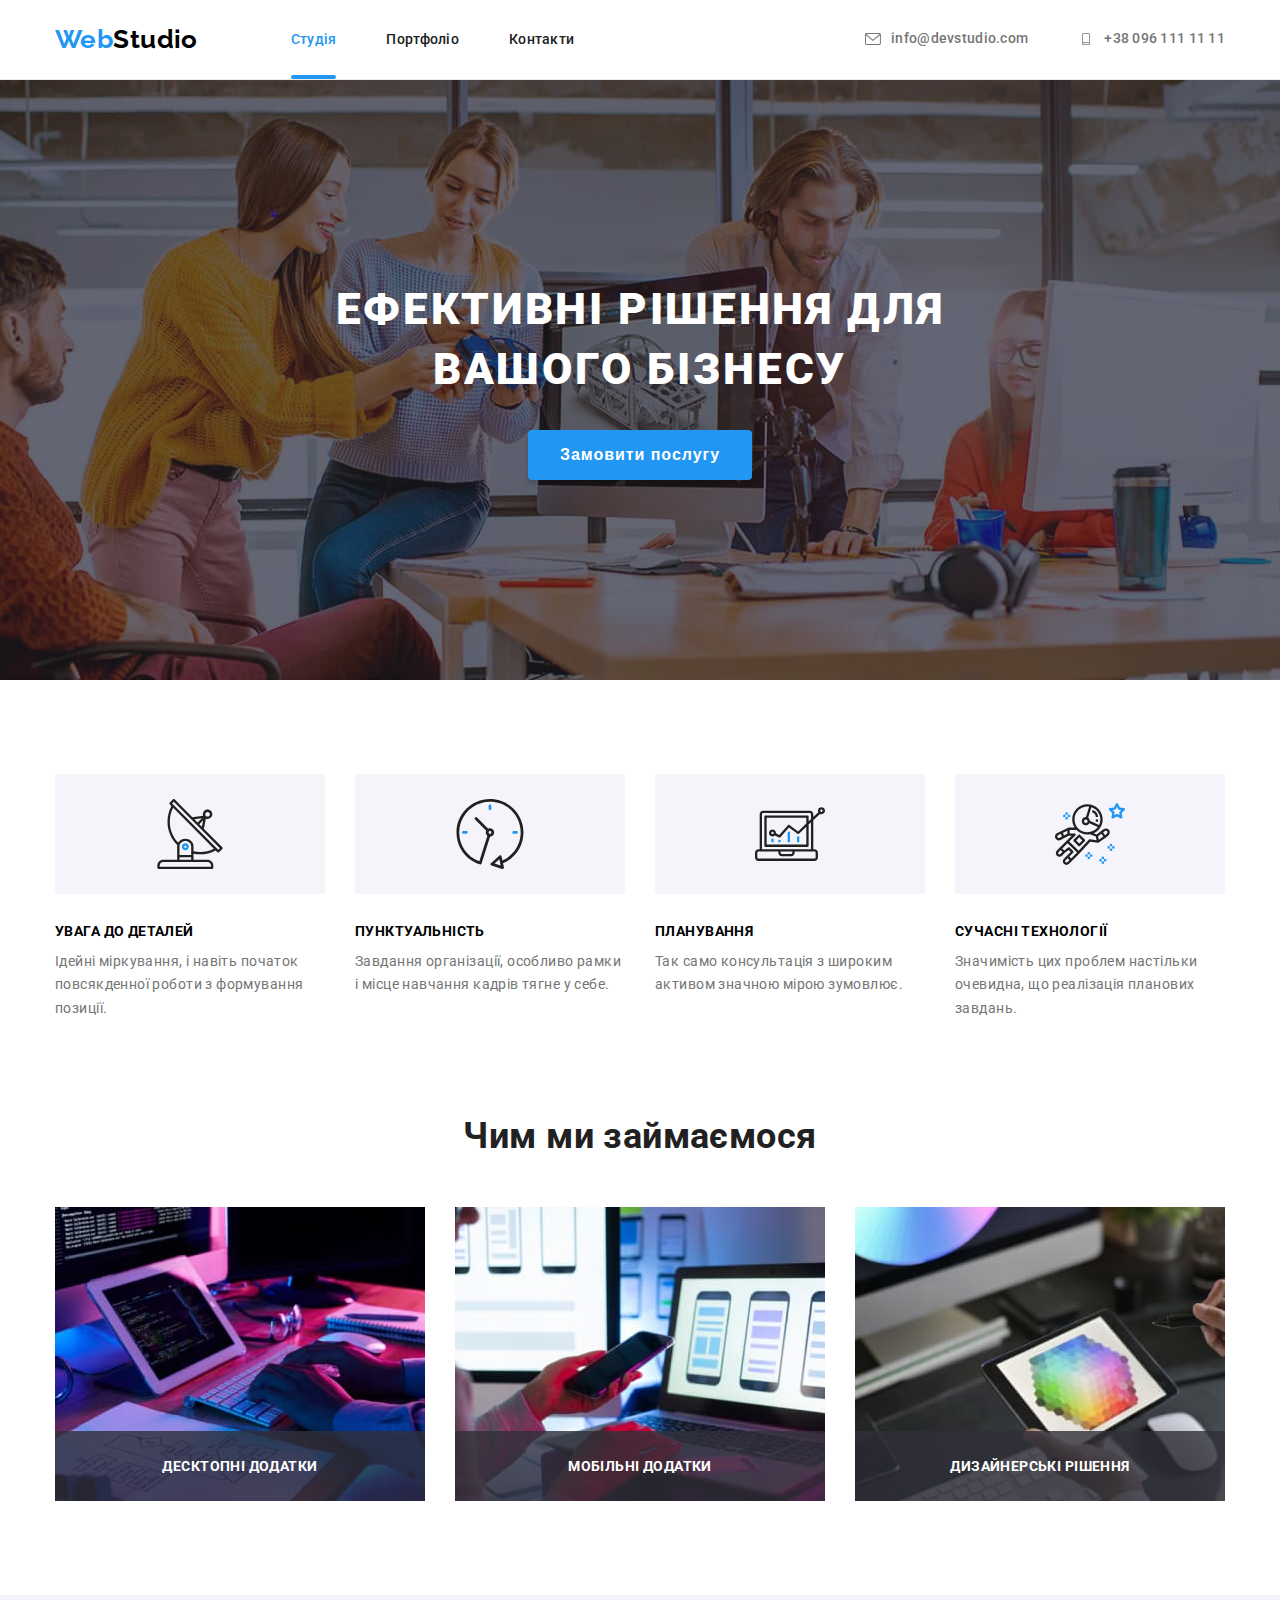
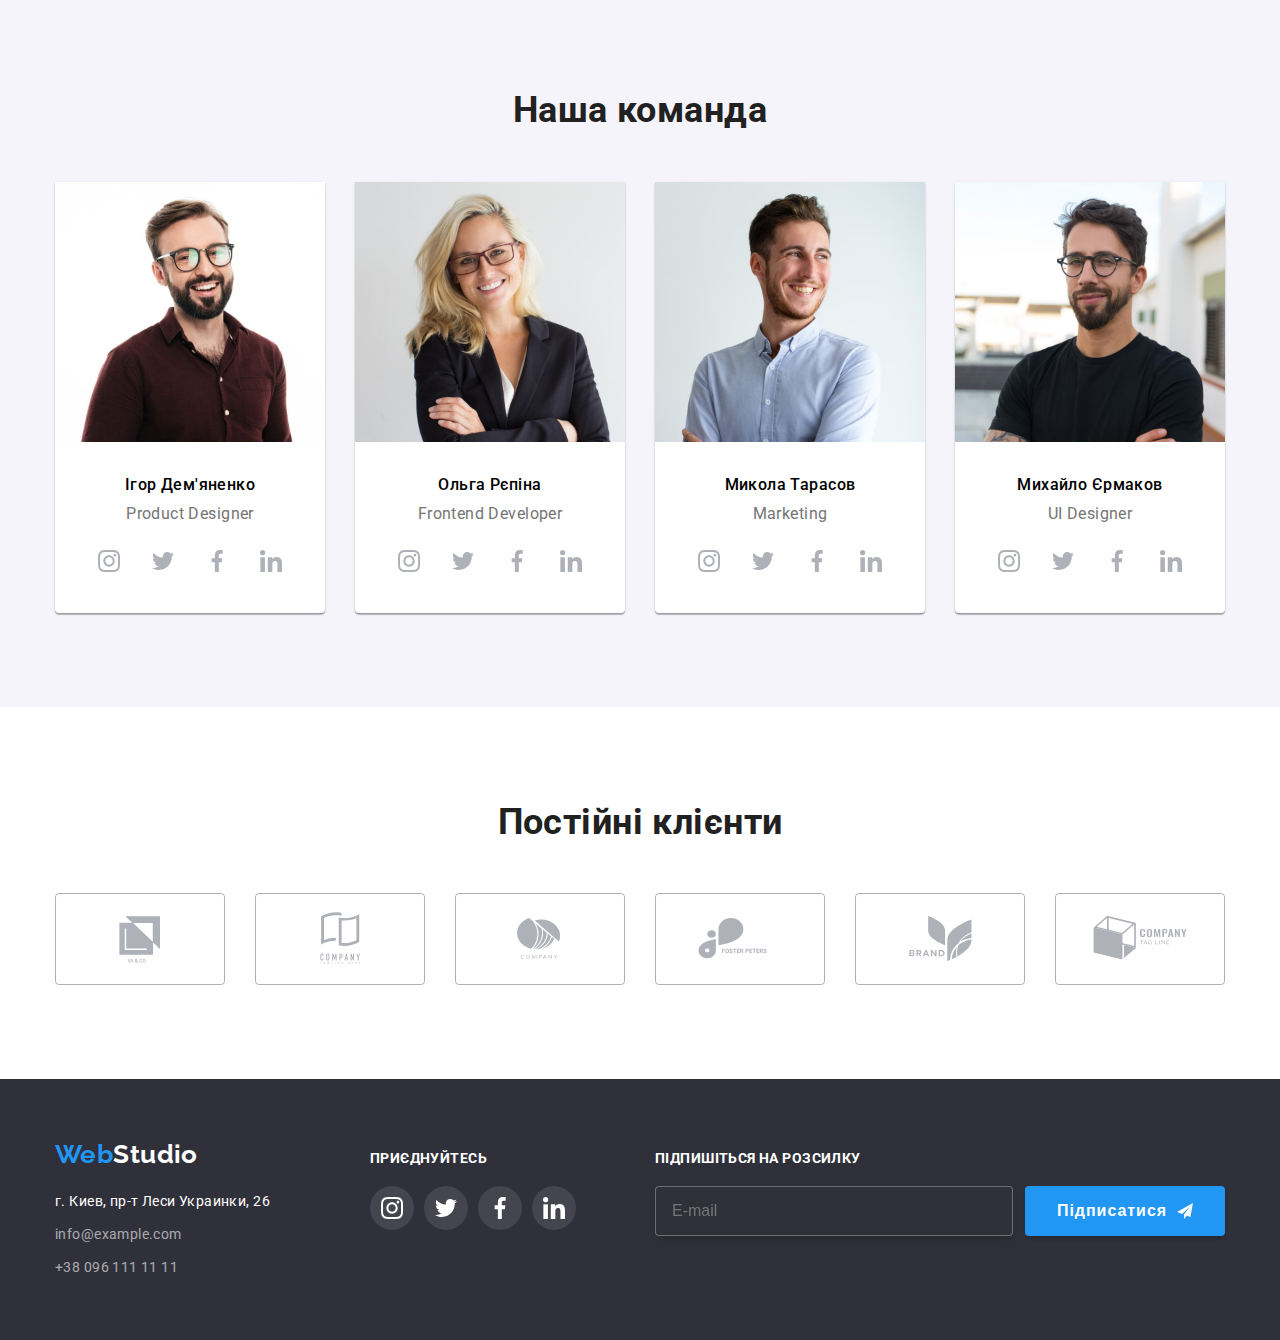
<file: index.html>
<!DOCTYPE html>
<html lang="uk">

<head>
    <meta charset="UTF-8">
    <meta name="viewport" content="width=device-width, initial-scale=1.0">
    <title>Main</title>
    <link rel="preconnect" href="https://fonts.googleapis.com">
    <link rel="preconnect" href="https://fonts.gstatic.com" crossorigin>
    <link
        href="https://fonts.googleapis.com/css2?family=Raleway:wght@700&family=Roboto:wght@400;500;700;900&display=swap"
        rel="stylesheet">
    <link rel="stylesheet"
        href="https://github.com/sindresorhus/modern-normalize/blob/0c3cb3a7dcf0fb4242a8736127a1d717b704c360/modern-normalize.css">
    <link rel="stylesheet" href="./css/main.min.css" />
</head>

<body class="body">
    <header class="header">
        <div class="container">
            <nav class="navigation">
                <a class="logo logo--black" href="./index.html"><span class="logo__web">Web</span>Studio</a>
                <ul class="navigation__list">
                    <li><a class="navigation__link navigation__link--curent" href="">Студія</a></li>
                    <li><a class="navigation__link" href="./portfolio.html">Портфоліо</a></li>
                    <li><a class="navigation__link" href="">Контакти</a></li>
                </ul>
            </nav>
            <ul class="contacts">
                <li>
                    <a class="contacts__link" href="mailto:info@example.com"><svg class="contacts__svg" width="16"
                            height="12">
                            <use href="./images/icons.svg#icon-envelope"></use>
                        </svg> info@devstudio.com</a>
                </li>
                <li>
                    <a class="contacts__link" href="tel:+380961111111"><svg class="contacts__svg" width="16"
                            height="12">
                            <use href="./images/icons.svg#icon-smartphone"></use>
                        </svg> +38 096 111 11 11</a>
                </li>
            </ul>
        </div>
    </header>
    <main>
        <section class="hero section">
            <div class="container">
                <h1 class="hero__title">Ефективні рішення для вашого бізнесу</h1>
                <button class="hero__btn" data-modal-open type="button" cursor="pointer">Замовити послугу</button>
            </div>
        </section>
        <section class="section work">
            <div class="container">
                <h2 class="visually-hidden">Особливості</h2>
                <ul class="work__list">
                    <li>
                        <div class="work__svg">
                            <svg width="70" height="70">
                                <use href="./images/icons.svg#icon-antenna"></use>
                            </svg>
                        </div>
                        <h3 class="work__title">УВАГА ДО ДЕТАЛЕЙ</h3>
                        <p class="work__description">Ідейні міркування, і навіть початок повсякденної роботи з
                            формування позиції.</p>
                    </li>
                    <li>
                        <div class="work__svg">
                            <svg width="70" height="70">
                                <use href="./images/icons.svg#icon-clock"></use>
                            </svg>
                        </div>
                        <h3 class="work__title">ПУНКТУАЛЬНІСТЬ</h3>
                        <p class="work__description">Завдання організації, особливо рамки і місце навчання кадрів тягне
                            у себе.</p>
                    </li>
                    <li>
                        <div class="work__svg"><svg width="70" height="70">
                                <use href="./images/icons.svg#icon-diagram"></use>
                            </svg></div>
                        <h3 class="work__title">ПЛАНУВАННЯ</h3>
                        <p class="work__description">Так само консультація з широким активом значною мірою зумовлює.</p>
                    </li>
                    <li>
                        <div class="work__svg"><svg width="70" height="70">
                                <use href="./images/icons.svg#icon-astronaut"></use>
                            </svg></div>
                        <h3 class="work__title">СУЧАСНІ ТЕХНОЛОГІЇ</h3>
                        <p class="work__description">Значимість цих проблем настільки очевидна, що реалізація планових
                            завдань.</p>
                    </li>
                </ul>
            </div>
        </section>
        <section class="products section">
            <div class="container">
                <h2 class="products__title">Чим ми займаємося</h2>
                <ul class="products__list">
                    <li class="products__item"><img class="products__image" src="./images/img1.jpg" alt="програмування"
                            width="370">
                        <p class="products__text">десктопні додатки</p>
                    </li>
                    <li class="products__item"><img class="products__image" src="./images/img2.jpg"
                            alt="мобільні додатки" width="370">
                        <p class="products__text">мобільні додатки</p>
                    </li>
                    <li class="products__item"><img class="products__image" src="./images/img3.jpg" alt="веб-дизайн"
                            width="370">
                        <p class="products__text">дизайнерські рішення</p>
                    </li>
                </ul>
            </div>
        </section>
        <section class="section team">
            <div class="container">
                <h2 class="team__title">Наша команда</h2>
                <ul class="team__list">
                    <li class="team__item">
                        <img src="./images/img21.jpg" alt="Ігор Д" width="270">
                        <h3 class="team__name">Ігор Дем'яненко</h3>
                        <p class="team__position">Product Designer</p>
                        <ul class="cosial-networks">
                            <li>
                                <a class="cosial-networks__link" href="">
                                    <svg class="cosial-networks__svg" width="22" height="22">
                                        <use href="./images/icons.svg#icon-instagram"></use>
                                    </svg>
                                </a>
                            </li>
                            <li>
                                <a class="cosial-networks__link" href="">
                                    <svg class="cosial-networks__svg" width="22" height="22">
                                        <use href="./images/icons.svg#icon-twitter"></use>
                                    </svg>
                                </a>
                            </li>
                            <li><a class="cosial-networks__link" href="">
                                    <svg class="cosial-networks__svg" width="22" height="22">
                                        <use href="./images/icons.svg#icon-facebook"></use>
                                    </svg>
                                </a>
                            </li>
                            <li><a class="cosial-networks__link" href="">
                                    <svg class="cosial-networks__svg" width="22" height="22">
                                        <use href="./images/icons.svg#icon-linkedin"></use>
                                    </svg>
                                </a>
                            </li>
                        </ul>
                    </li>
                    <li class="team__item">
                        <img src="./images/img22.jpg" alt="Ольга Р" width="270">
                        <h3 class="team__name">Ольга Рєпіна</h3>
                        <p class="team__position">Frontend Developer</p>
                        <ul class="cosial-networks">
                            <li>
                                <a class="cosial-networks__link" href="">
                                    <svg class="cosial-networks__svg" width="22" height="22">
                                        <use href="./images/icons.svg#icon-instagram"></use>
                                    </svg>
                                </a>
                            </li>
                            <li>
                                <a class="cosial-networks__link" href="">
                                    <svg class="cosial-networks__svg" class="cosial-networks__svg" width="22"
                                        height="22">
                                        <use href="./images/icons.svg#icon-twitter"></use>
                                    </svg>
                                </a>
                            </li>
                            <li>
                                <a class="cosial-networks__link" href="">
                                    <svg class="cosial-networks__svg" width="22" height="22">
                                        <use href="./images/icons.svg#icon-facebook"></use>
                                    </svg>
                                </a>
                            </li>
                            <li>
                                <a class="cosial-networks__link" href="">
                                    <svg class="cosial-networks__svg" width="22" height="22">
                                        <use href="./images/icons.svg#icon-linkedin"></use>
                                    </svg>
                                </a>
                            </li>
                        </ul>
                    </li>
                    <li class="team__item">
                        <img src="./images/img23.jpg" alt="Микола Т" width="270">
                        <h3 class="team__name">Микола Тарасов</h3>
                        <p class="team__position">Marketing</p>
                        <ul class="cosial-networks">
                            <li>
                                <a class="cosial-networks__link" href="">
                                    <svg class="cosial-networks__svg" width="22" height="22">
                                        <use href="./images/icons.svg#icon-instagram"></use>
                                    </svg>
                                </a>
                            </li>
                            <li>
                                <a class="cosial-networks__link" href="">
                                    <svg class="cosial-networks__svg" width="22" height="22">
                                        <use href="./images/icons.svg#icon-twitter"></use>
                                    </svg>
                                </a>
                            </li>
                            <li>
                                <a class="cosial-networks__link" href="">
                                    <svg class="cosial-networks__svg" width="22" height="22">
                                        <use href="./images/icons.svg#icon-facebook"></use>
                                    </svg>
                                </a>
                            </li>
                            <li>
                                <a class="cosial-networks__link" href="">
                                    <svg class="cosial-networks__svg" width="22" height="22">
                                        <use href="./images/icons.svg#icon-linkedin"></use>
                                    </svg>
                                </a>
                            </li>
                        </ul>
                    </li>
                    <li class="team__item">
                        <img src="./images/img24.jpg" alt="Михайло Є" width="270">
                        <h3 class="team__name">Михайло Єрмаков</h3>
                        <p class="team__position">UI Designer</p>
                        <ul class="cosial-networks">
                            <li>
                                <a class="cosial-networks__link" href="">
                                    <svg class="cosial-networks__svg" width="22" height="22">
                                        <use href="./images/icons.svg#icon-instagram"></use>
                                    </svg>
                                </a>
                            </li>
                            <li><a class="cosial-networks__link" href="">
                                    <svg class="cosial-networks__svg" width="22" height="22">
                                        <use href="./images/icons.svg#icon-twitter"></use>
                                    </svg>
                                </a>
                            </li>
                            <li><a class="cosial-networks__link" href="">
                                    <svg class="cosial-networks__svg" width="22" height="22">
                                        <use href="./images/icons.svg#icon-facebook"></use>
                                    </svg>
                                </a>
                            </li>
                            <li><a class="cosial-networks__link" href="">
                                    <svg class="cosial-networks__svg" width="22" height="22">
                                        <use href="./images/icons.svg#icon-linkedin"></use>
                                    </svg>
                                </a>
                            </li>
                        </ul>
                    </li>
                </ul>
            </div>
        </section>
        <section class="section client">
            <div class="container">
                <h2 class="client__title">Постійні клієнти</h2>
                <ul class="client__list">
                    <li>
                        <a class="client__link" href="">
                            <svg class="client__svg" width="170" height="92">
                                <use href="./images/icons.svg#icon-client1" win></use>
                            </svg>
                        </a>
                    </li>
                    <li>
                        <a class="client__link" href="">
                            <svg class="client__svg" width="170" height="92">
                                <use href="./images/icons.svg#icon-client2" win></use>
                            </svg>
                        </a>
                    </li>
                    <li>
                        <a class="client__link" href="">
                            <svg class="client__svg" width="170" height="92">
                                <use href="./images/icons.svg#icon-client3" win></use>
                            </svg>
                        </a>
                    </li>
                    <li>
                        <a class="client__link" href="">
                            <svg class="client__svg" width="170" height="92">
                                <use href="./images/icons.svg#icon-client4" win></use>
                            </svg>
                        </a>
                    </li>
                    <li>
                        <a class="client__link" href="">
                            <svg class="client__svg" width="170" height="92">
                                <use href="./images/icons.svg#icon-client5" win></use>
                            </svg>
                        </a>
                    </li>
                    <li>
                        <a class="client__link" href="">
                            <svg class="client__svg" width="170" height="92">
                                <use href="./images/icons.svg#icon-client6" win></use>
                            </svg>
                        </a>
                    </li>
                </ul>
            </div>
        </section>
    </main>
    <footer class="foot">
        <div class="container footer">
            <div>
                <a class="logo logo--white" href="./index.html"><span class="logo__web">Web</span>Studio</a>
                <address class="adress">
                    <ul>
                        <li><a class="adress__map"
                                href="https://www.google.com.ua/maps/place/Mis%CA%B9ka+Stantsiya+Perelyvannya+Krovi/@50.4380181,30.5252635,19.65z/data=!4m5!3m4!1s0x40d4cfabbdd3cb4f:0x104631ce8d70f54c!8m2!3d50.437984!4d30.525297?hl=ru"
                                target="_blank" rel="noopener noreferrer"> г. Киев, пр-т Леси Украинки, 26</a></li>
                        <li><a class="adress__link" href="mailto:info@example.com">info@example.com</a></li>
                        <li><a class="adress__link" href="tel:+380961111111">+38 096 111 11 11</a></li>
                    </ul>
                </address>
            </div>
            <div class="soc-network">
                <p class="soc-network__text">Приєднуйтесь</p>
                <ul class="soc-network__list">
                    <li><a class="soc-network__footer" href="">
                            <svg class="soc-network__svg" width="22" height="22">
                                <use href="./images/icons.svg#icon-instagram"></use>
                            </svg>
                        </a></li>
                    <li><a class="soc-network__footer" href="">
                            <svg class="soc-network__svg" width="22" height="22">
                                <use href="./images/icons.svg#icon-twitter"></use>
                            </svg>
                        </a></li>
                    <li><a class="soc-network__footer" href="">
                            <svg class="soc-network__svg" width="22" height="22">
                                <use href="./images/icons.svg#icon-facebook"></use>
                            </svg>
                        </a></li>
                    <li><a class="soc-network__footer" href="">
                            <svg class="soc-network__svg" width="22" height="22">
                                <use href="./images/icons.svg#icon-linkedin"></use>
                            </svg>
                        </a></li>
                </ul>
            </div>
            <div class="subscription">
                <p class="subscription__title">Підпишіться на розсилку</p>
                <form class="subscription__form" autocomplete="off">
                    <label class="subscription__label">
                        <input class="subscription__input" type="email" name="mail" placeholder="E-mail">
                    </label>
                    <button class="subscription__btn" type="submit">
                        <p>Підписатися</p>
                        <svg width="24" height="24">
                            <use href="./images/icons.svg#icon-send"></use>
                        </svg>
                    </button>
                </form>
            </div>
        </div>
    </footer>
    <div class="backdrop is-hidden" data-modal>
        <div class="modal">
            <button type="button" data-modal-close class="modal__close-btn">
                <svg width="18" height="18">
                    <use href="./images/icons.svg#icon-close"></use>
                </svg>
            </button>
            <form class="modal__form" autocomplete="off">
                <p class="modal__title">Залиште свої дані, ми вам передзвонимо</p>
                <label class="modal__label">
                    <span class="modal__name">Ім'я</span>
                    <input class="modal__input" type="text" name="name" placeholder=" ">
                    <svg class="modal__svg" width="18" height="18">
                        <use href="./images/icons.svg#icon-person"></use>
                    </svg>
                </label>
                <label class="modal__label">
                    <span class="modal__name">Телефон</span>
                    <input class="modal__input" type="tel" name="phone" placeholder=" ">
                    <svg class="modal__svg" width="18" height="18">
                        <use href="./images/icons.svg#icon-phone"></use>
                    </svg>
                </label>
                <label class="modal__label">
                    <span class="modal__name">Пошта</span>
                    <input class="modal__input" type="email" name="mail" placeholder=" ">
                    <svg class="modal__svg" width="18" height="18">
                        <use href="./images/icons.svg#icon-email"></use>
                    </svg>
                </label>
                <label class="modal__label">
                    <span class="modal__name">Коментар</span>
                    <textarea class="modal__text-area" rows="5" width="448" height="120"
                        placeholder="Введіть текст"></textarea>
                </label>
                <label class="checkbox">
                    <input class="checkbox__agreement" type="checkbox">
                    <svg class="checkbox__agreement-disable" width="16" height="15">
                        <use href="./images/icons.svg#icon-nocheck"></use>
                    </svg>
                    <span class="checkbox__agreement-enable"></span>
                    <p>Погоджуюся з розсилкою та приймаю</p>
                    <a href="">Умови договору</a>
                </label>
                <button class="subscription__btn modal__btn" type="submit">
                    <p>Відправити</p>
                </button>
            </form>
        </div>
    </div>
    <script src="./js/modal.js"></script>
</body>

</html>
</file>
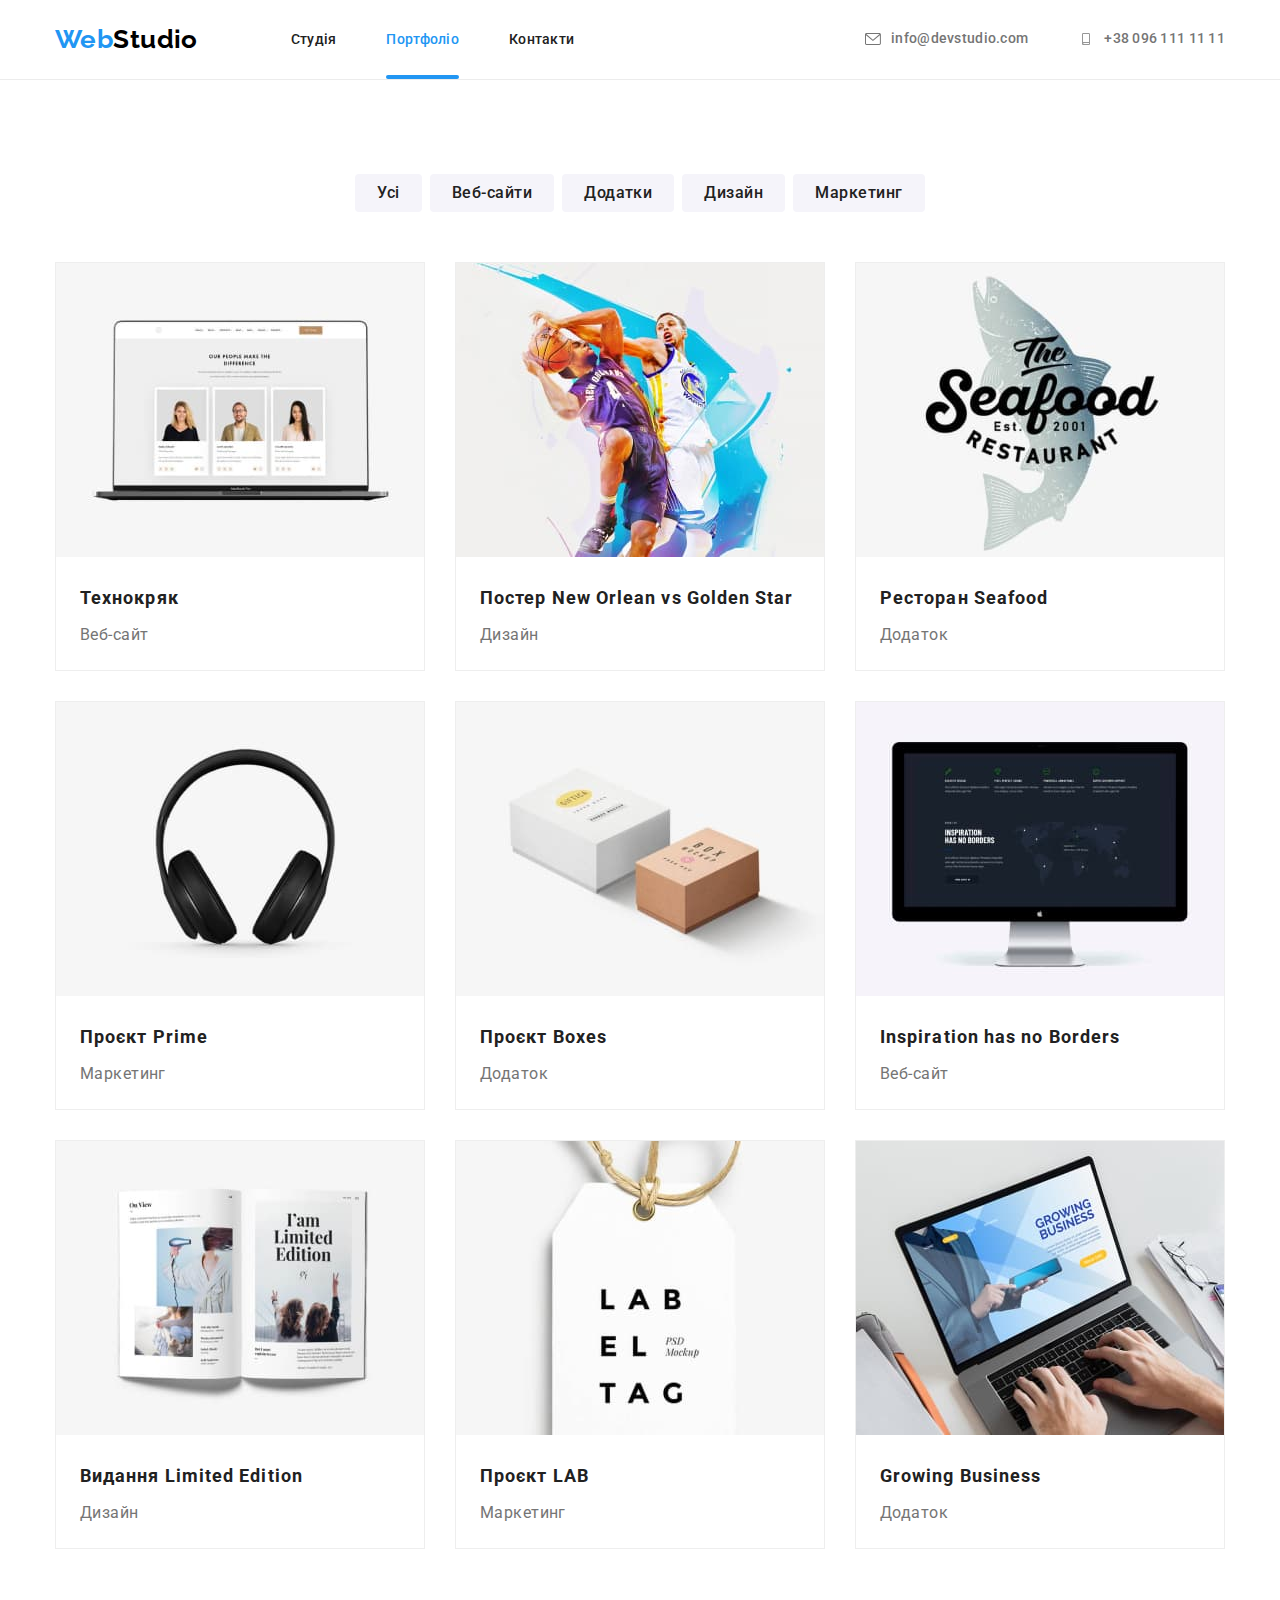
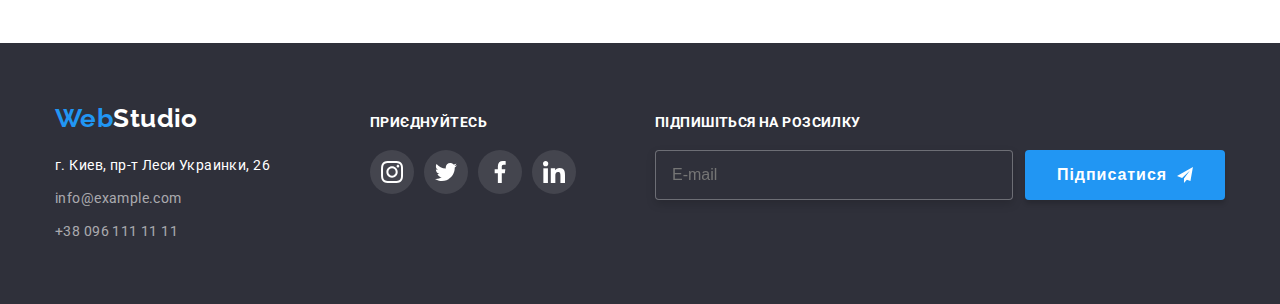
<file: portfolio.html>
<!DOCTYPE html>
<html lang="uk">

<head>
    <meta charset="UTF-8">
    <meta name="viewport" content="width=device-width, initial-scale=1.0">
    <title>Portfolio</title>
    <link rel="preconnect" href="https://fonts.googleapis.com">
    <link rel="preconnect" href="https://fonts.gstatic.com" crossorigin>
    <link
        href="https://fonts.googleapis.com/css2?family=Raleway:wght@700&family=Roboto:wght@400;500;700;900&display=swap"
        rel="stylesheet">
    <link rel="stylesheet"
        href="https://github.com/sindresorhus/modern-normalize/blob/0c3cb3a7dcf0fb4242a8736127a1d717b704c360/modern-normalize.css">
    <link rel="stylesheet" href="./css/main.min.css" />
</head>

<body class="body">
    <header class="header">
        <div class="container">
            <nav class="navigation">
                <a class="logo logo--black" href="./index.html"><span class="logo__web">Web</span>Studio</a>
                <ul class="navigation__list">
                    <li><a class="navigation__link" href="./index.html">Студія</a></li>
                    <li><a class="navigation__link  navigation__link--curent" href="./portfolio.html">Портфоліо</a></li>
                    <li><a class="navigation__link" href="">Контакти</a></li>
                </ul>
            </nav>
            <ul class="contacts">
                <li>
                    <a class="contacts__link" href="mailto:info@example.com"><svg class="contacts__svg" width="16"
                            height="12">
                            <use href="./images/icons.svg#icon-envelope"></use>
                        </svg> info@devstudio.com</a>
                </li>
                <li>
                    <a class="contacts__link" href="tel:+380961111111"><svg class="contacts__svg" width="16"
                            height="12">
                            <use href="./images/icons.svg#icon-smartphone"></use>
                        </svg> +38 096 111 11 11</a>
                </li>
            </ul>
        </div>
    </header>
    <main>
        <section class="section portfolio">
            <div class="container">
                <h1 class="visually-hidden">Наші роботи</h1>
                <ul class="projects">
                    <li><button class="projects__btn" type="button">Усі</button></li>
                    <li><button class="projects__btn" type="button">Веб-сайти</button></li>
                    <li><button class="projects__btn" type="button">Додатки</button></li>
                    <li><button class="projects__btn" type="button">Дизайн</button></li>
                    <li><button class="projects__btn" type="button">Маркетинг</button></li>
                </ul>
                <ul class="projects__list">
                    <li class="projects__item">
                        <div class="projects__card">
                            <img src="./images/img3-0.jpg" alt="Технокряк" width="370">
                            <p class="projects__text">Ресурс пропонує комплексні пропозиції з різним рівнем
                                функціоналу та сервісів. Все це дозволить відвідувачу отримати
                                вичерпні відомості про компанію чи приватну особу.</p>
                        </div>
                        <div class="projects__filling">
                            <h3 class="projects__title">Технокряк</h3>
                            <p class="projects__description">Веб-сайт</p>
                        </div>
                    </li>
                    <li class="projects__item">
                        <div class="projects__card">
                            <img src="./images/img3-1.jpg" alt="Постер New Orlean vs Golden Star" width="370">
                            <p class="projects__text">Ресурс пропонує комплексні пропозиції з різним рівнем
                                функціоналу та сервісів. Все це
                                дозволить відвідувачу отримати
                                вичерпні відомості про компанію чи приватну особу.</p>
                        </div>
                        <div class="projects__filling">
                            <h3 class="projects__title">Постер New Orlean vs Golden Star</h3>
                            <p class="projects__description">Дизайн</p>
                        </div>
                    </li>
                    <li class="projects__item">
                        <div class="projects__card">
                            <img src="./images/img3-2.jpg" alt="Ресторан Seafood" width="370">
                            <p class="projects__text">Ресурс пропонує комплексні пропозиції з різним рівнем
                                функціоналу та сервісів. Все це
                                дозволить відвідувачу отримати
                                вичерпні відомості про компанію чи приватну особу.</p>
                        </div>
                        <div class="projects__filling">
                            <h3 class="projects__title">Ресторан Seafood</h3>
                            <p class="projects__description">Додаток</p>
                        </div>
                    </li>
                    <li class="projects__item">
                        <div class="projects__card">
                            <img src="./images/img3-3.jpg" alt="Проєкт Prime" width="370">
                            <p class="projects__text">Ресурс пропонує комплексні пропозиції з різним рівнем
                                функціоналу та сервісів. Все це
                                дозволить відвідувачу отримати
                                вичерпні відомості про компанію чи приватну особу.</p>
                        </div>
                        <div class="projects__filling">
                            <h3 class="projects__title">Проєкт Prime</h3>
                            <p class="projects__description">Маркетинг</p>
                        </div>
                    </li>
                    <li class="projects__item">
                        <div class="projects__card">
                            <img src="./images/img3-4.jpg" alt="Проєкт Boxes" width="370">
                            <p class="projects__text">Ресурс пропонує комплексні пропозиції з різним рівнем
                                функціоналу та сервісів. Все це
                                дозволить відвідувачу отримати
                                вичерпні відомості про компанію чи приватну особу.</p>
                        </div>
                        <div class="projects__filling">
                            <h3 class="projects__title">Проєкт Boxes</h3>
                            <p class="projects__description">Додаток</p>
                        </div>
                    </li>
                    <li class="projects__item">
                        <div class="projects__card">
                            <img src="./images/img3-5.jpg" alt="Веб-сайт Inspiration has no Borders" width="370">
                            <p class="projects__text">Ресурс пропонує комплексні пропозиції з різним рівнем
                                функціоналу та сервісів. Все це
                                дозволить відвідувачу отримати
                                вичерпні відомості про компанію чи приватну особу.</p>
                        </div>
                        <div class="projects__filling">
                            <h3 class="projects__title">Inspiration has no Borders</h3>
                            <p class="projects__description">Веб-сайт</p>
                        </div>
                    </li>
                    <li class="projects__item">
                        <div class="projects__card">
                            <img src="./images/img3-6.jpg" alt="Видання Limited Edition" width="370">
                            <p class="projects__text">Ресурс пропонує комплексні пропозиції з різним рівнем
                                функціоналу та сервісів. Все це
                                дозволить відвідувачу отримати
                                вичерпні відомості про компанію чи приватну особу.</p>
                        </div>
                        <div class="projects__filling">
                            <h3 class="projects__title">Видання Limited Edition</h3>
                            <p class="projects__description">Дизайн</p>
                        </div>
                    </li>
                    <li class="projects__item">
                        <div class="projects__card">
                            <img src="./images/img3-7.jpg" alt="Проєкт LAB" width="370">
                            <p class="projects__text">Ресурс пропонує комплексні пропозиції з різним рівнем
                                функціоналу та сервісів. Все це
                                дозволить відвідувачу отримати
                                вичерпні відомості про компанію чи приватну особу.</p>
                        </div>
                        <div class="projects__filling">
                            <h3 class="projects__title">Проєкт LAB</h3>
                            <p class="projects__description">Маркетинг</p>
                        </div>
                    </li>
                    <li class="projects__item">
                        <div class="projects__card">
                            <img src="./images/img3-8.jpg" alt="Growing Business" width="370">
                            <p class="projects__text">Ресурс пропонує комплексні пропозиції з різним рівнем
                                функціоналу та сервісів. Все це
                                дозволить відвідувачу отримати
                                вичерпні відомості про компанію чи приватну особу.</p>
                        </div>
                        <div class="projects__filling">
                            <h3 class="projects__title">Growing Business</h3>
                            <p class="projects__description">Додаток</p>
                        </div>
                    </li>
                </ul>
            </div>
        </section>
    </main>
    <footer class="foot">
        <div class="container footer">
            <div>
                <a class="logo logo--white" href="./index.html"><span class="logo__web">Web</span>Studio</a>
                <address class="adress">
                    <ul>
                        <li><a class="adress__map"
                                href="https://www.google.com.ua/maps/place/Mis%CA%B9ka+Stantsiya+Perelyvannya+Krovi/@50.4380181,30.5252635,19.65z/data=!4m5!3m4!1s0x40d4cfabbdd3cb4f:0x104631ce8d70f54c!8m2!3d50.437984!4d30.525297?hl=ru"
                                target="_blank" rel="noopener noreferrer"> г. Киев, пр-т Леси Украинки, 26</a></li>
                        <li><a class="adress__link" href="mailto:info@example.com">info@example.com</a></li>
                        <li><a class="adress__link" href="tel:+380961111111">+38 096 111 11 11</a></li>
                    </ul>
                </address>
            </div>
            <div class="soc-network">
                <p class="soc-network__text">Приєднуйтесь</p>
                <ul class="soc-network__list">
                    <li><a class="soc-network__footer" href="">
                            <svg class="soc-network__svg" width="22" height="22">
                                <use href="./images/icons.svg#icon-instagram"></use>
                            </svg>
                        </a></li>
                    <li><a class="soc-network__footer" href="">
                            <svg class="soc-network__svg" width="22" height="22">
                                <use href="./images/icons.svg#icon-twitter"></use>
                            </svg>
                        </a></li>
                    <li><a class="soc-network__footer" href="">
                            <svg class="soc-network__svg" width="22" height="22">
                                <use href="./images/icons.svg#icon-facebook"></use>
                            </svg>
                        </a></li>
                    <li><a class="soc-network__footer" href="">
                            <svg class="soc-network__svg" width="22" height="22">
                                <use href="./images/icons.svg#icon-linkedin"></use>
                            </svg>
                        </a></li>
                </ul>
            </div>
            <div class="subscription">
                <p class="subscription__title">Підпишіться на розсилку</p>
                <form class="subscription__form" autocomplete="off">
                    <label class="subscription__label">
                        <input class="subscription__input" type="email" name="mail" placeholder="E-mail">
                    </label>
                    <button class="subscription__btn" type="submit">
                        <p>Підписатися</p>
                        <svg width="24" height="24">
                            <use href="./images/icons.svg#icon-send"></use>
                        </svg>
                    </button>
                </form>
            </div>
        </div>
    </footer>
</body>

</html>
</file>
<file: css/main.min.css>
*{margin:0;padding:0;list-style:none;-webkit-box-sizing:border-box;box-sizing:border-box}h1,h2,h3,h4,p,ul{margin:0;padding:0}ul{list-style:none;padding:0;margin:0}.body{font-family:"Roboto",sans-serif;background-color:#fff;letter-spacing:.03em;font-size:14px;margin:0}.container{margin:0 auto;width:1200px;padding-left:15px;padding-right:15px}.section{padding-top:94px;padding-bottom:94px;margin:0 auto}.foot{background:#2f303a;padding-top:60px;padding-bottom:60px}.footer{display:-webkit-box;display:-ms-flexbox;display:flex;-webkit-box-align:baseline;-ms-flex-align:baseline;align-items:baseline;-webkit-box-pack:justify;-ms-flex-pack:justify;justify-content:space-between}.portfolio{background-color:#fff}.header{background-color:#fff;border-bottom:1px solid #ececec;padding-top:24px;padding-bottom:24px}.header .container{display:-webkit-box;display:-ms-flexbox;display:flex;-webkit-box-align:center;-ms-flex-align:center;align-items:center}.logo{font-family:"Raleway";font-weight:700;font-size:26px;line-height:1.19;text-decoration:none;margin-right:93px}.logo--black{color:#000}.logo--white{color:#fff}.logo__web{color:#2196f3}.navigation,.navigation__list{display:-webkit-box;display:-ms-flexbox;display:flex;-webkit-box-align:center;-ms-flex-align:center;align-items:center}.navigation__list li{margin-right:50px}.navigation__list li:last-child{margin-right:0}.navigation__link{position:relative;font-weight:500;line-height:1.14;letter-spacing:.02em;color:#212121;text-decoration:none;-webkit-transition:color 250ms cubic-bezier(0.4, 0, 0.2, 1);transition:color 250ms cubic-bezier(0.4, 0, 0.2, 1)}.navigation__link:hover,.navigation__link:focus{color:#2196f3}.navigation__link--curent{color:#2196f3}.navigation__link--curent:after{content:"";height:4px;width:100%;background:#2196f3;border-radius:2px;position:absolute;bottom:0;left:0;-webkit-transform:translateY(800%);transform:translateY(800%);font-weight:500;line-height:1.14;letter-spacing:.02em}.contacts{display:-webkit-box;display:-ms-flexbox;display:flex;-webkit-box-align:center;-ms-flex-align:center;align-items:center;margin-left:auto}.contacts li:first-child{margin-right:50px}.contacts__link{font-weight:500;line-height:1.14;letter-spacing:.02em;color:#757575;text-decoration:none;display:-webkit-box;display:-ms-flexbox;display:flex;-webkit-box-pack:center;-ms-flex-pack:center;justify-content:center;-webkit-box-align:center;-ms-flex-align:center;align-items:center;-webkit-transition:color 250ms cubic-bezier(0.4, 0, 0.2, 1);transition:color 250ms cubic-bezier(0.4, 0, 0.2, 1)}.contacts__link:hover,.contacts__link:focus{color:#2196f3}.contacts__svg{margin-right:10px;fill:currentColor}.contacts__svg :hover,.contacts__svg :focus{stroke:#2196f3}.hero{background-color:#2f303a;background-image:-webkit-gradient(linear, left top, left bottom, from(rgba(47, 48, 58, 0.4)), to(rgba(47, 48, 58, 0.4))),url("../images/img-main.jpg");background-image:linear-gradient(rgba(47, 48, 58, 0.4), rgba(47, 48, 58, 0.4)),url("../images/img-main.jpg");background-size:cover;background-repeat:no-repeat;background-position:center;padding-bottom:200px;padding-top:200px;margin:0 auto;max-width:1600px}.hero__title{font-weight:900;font-size:44px;line-height:1.36;text-align:center;letter-spacing:.06em;text-transform:uppercase;color:#fff;margin-bottom:30px;width:696px;margin-left:auto;margin-right:auto}.hero__btn{background:#2196f3;-webkit-box-shadow:0px 4px 4px rgba(0,0,0,.15);box-shadow:0px 4px 4px rgba(0,0,0,.15);border-radius:4px;font-weight:700;font-size:16px;line-height:1.88;display:-webkit-box;display:-ms-flexbox;display:flex;-webkit-box-align:center;-ms-flex-align:center;align-items:center;text-align:center;letter-spacing:.06em;color:#fff;cursor:pointer;padding:10px 32px;min-width:216px;height:50px;border:none;margin-left:auto;margin-right:auto;-webkit-transition:color 250ms cubic-bezier(0.4, 0, 0.2, 1),background-color 250ms cubic-bezier(0.4, 0, 0.2, 1);transition:color 250ms cubic-bezier(0.4, 0, 0.2, 1),background-color 250ms cubic-bezier(0.4, 0, 0.2, 1)}.hero__btn:hover,.hero__btn:focus{background-color:#f5f4fa;color:#212121}.work{padding-bottom:0}.work__list{display:-webkit-box;display:-ms-flexbox;display:flex;gap:30px}.work__list li{width:270px}.work__title{font-size:14px;line-height:1.14;text-transform:uppercase;margin-bottom:10px}.work__description{line-height:1.71;color:#757575}.work__svg{display:-webkit-box;display:-ms-flexbox;display:flex;height:120px;border:none;border-radius:4px;background-color:#f5f4fa;margin-bottom:30px;-webkit-box-align:center;-ms-flex-align:center;align-items:center;-webkit-box-pack:center;-ms-flex-pack:center;justify-content:center}.products__title{font-size:36px;line-height:1.17;text-align:center;color:#212121;margin-bottom:50px}.products__list{display:-webkit-box;display:-ms-flexbox;display:flex;gap:30px}.products__image{display:block;max-width:370px}.products__item{width:calc((100% - 60px)/3);position:relative;overflow:hidden}.products__text{display:-webkit-box;display:-ms-flexbox;display:flex;-webkit-box-align:center;-ms-flex-align:center;align-items:center;-webkit-box-pack:center;-ms-flex-pack:center;justify-content:center;position:absolute;width:100%;min-height:70px;font-weight:700;font-size:14px;line-height:1.2;text-align:center;letter-spacing:.03em;text-transform:uppercase;color:#fff;background-color:rgba(47,48,58,.8);bottom:0;left:0}.team{background-color:#f5f4fa}.team__title{font-size:36px;line-height:1.17;text-align:center;color:#212121;margin-bottom:50px}.team__list{display:-webkit-box;display:-ms-flexbox;display:flex;gap:30px;background-color:#f5f4fa}.team__item{width:calc((100% - 90px)/4);padding-bottom:30px;background-color:#fff;-webkit-box-shadow:0px 1px 3px rgba(0,0,0,.12),0px 1px 1px rgba(0,0,0,.14),0px 2px 1px rgba(0,0,0,.2);box-shadow:0px 1px 3px rgba(0,0,0,.12),0px 1px 1px rgba(0,0,0,.14),0px 2px 1px rgba(0,0,0,.2);border-radius:0px 0px 4px 4px}.team__name{font-weight:500;font-size:16px;line-height:1.19;text-align:center;margin-bottom:10px;margin-top:30px}.team__position{font-size:16px;line-height:1.19;text-align:center;color:#757575;margin-bottom:16px}.cosial-networks{display:-webkit-box;display:-ms-flexbox;display:flex;gap:10px;-webkit-box-align:center;-ms-flex-align:center;align-items:center;-webkit-box-pack:center;-ms-flex-pack:center;justify-content:center}.cosial-networks__link{width:44px;height:44px;background-color:#fff;border-radius:50%;display:-webkit-box;display:-ms-flexbox;display:flex;-webkit-box-align:center;-ms-flex-align:center;align-items:center;-webkit-box-pack:center;-ms-flex-pack:center;justify-content:center;-webkit-transition:background-color 250ms cubic-bezier(0.4, 0, 0.2, 1),color 250ms cubic-bezier(0.4, 0, 0.2, 1);transition:background-color 250ms cubic-bezier(0.4, 0, 0.2, 1),color 250ms cubic-bezier(0.4, 0, 0.2, 1)}.cosial-networks__svg{fill:currentColor}.cosial-networks__link{color:#afb1b8}.cosial-networks__link:hover,.cosial-networks__link:focus{color:#fff;background-color:#2196f3}.client__list{display:-webkit-box;display:-ms-flexbox;display:flex;gap:30px}.client__link{border:1px solid #afb1b8;color:#afb1b8;border-radius:4px;width:170px;height:92px;text-align:center;display:-webkit-box;display:-ms-flexbox;display:flex;-webkit-box-align:center;-ms-flex-align:center;align-items:center;-webkit-box-pack:center;-ms-flex-pack:center;justify-content:center;-webkit-transition:color 250ms cubic-bezier(0.4, 0, 0.2, 1),border-color 250ms cubic-bezier(0.4, 0, 0.2, 1);transition:color 250ms cubic-bezier(0.4, 0, 0.2, 1),border-color 250ms cubic-bezier(0.4, 0, 0.2, 1)}.client__link:hover,.client__link:focus{border-color:#2196f3;color:#2196f3}.client__svg{fill:currentColor}.client__title{font-size:36px;line-height:1.17;text-align:center;color:#212121;margin-bottom:50px}.adress{font-style:normal;text-decoration:none;margin-top:20px}.adress>ul>li{margin-bottom:9px}.adress>ul>li:last-child{margin-bottom:0}.adress__map{display:block;line-height:1.71;min-width:231px;color:#fff;text-decoration:none}.adress__link{display:block;line-height:1.71;color:rgba(255,255,255,.6);text-decoration:none;-webkit-transition:color 250ms cubic-bezier(0.4, 0, 0.2, 1);transition:color 250ms cubic-bezier(0.4, 0, 0.2, 1)}.adress__link:last-child{margin-bottom:0px}.adress__link:hover,.adress__link:focus{color:#2196f3}.soc-network__text{font-weight:700;font-size:14px;line-height:16px;text-transform:uppercase;color:#fff;margin-bottom:20px}.soc-network__list{display:-webkit-box;display:-ms-flexbox;display:flex;gap:10px}.soc-network__svg{fill:currentColor}.soc-network__footer{width:44px;height:44px;background-color:rgba(255,255,255,.1);border-radius:50%;display:-webkit-box;display:-ms-flexbox;display:flex;-webkit-box-align:center;-ms-flex-align:center;align-items:center;-webkit-box-pack:center;-ms-flex-pack:center;justify-content:center;color:#fff;-webkit-transition:background-color 250ms cubic-bezier(0.4, 0, 0.2, 1);transition:background-color 250ms cubic-bezier(0.4, 0, 0.2, 1)}.soc-network__footer:hover,.soc-network__footer:focus{background-color:#2196f3}.subscription__title{font-weight:700;font-size:14px;line-height:16px;text-transform:uppercase;color:#fff;margin-bottom:20px}.subscription__form{display:-webkit-box;display:-ms-flexbox;display:flex}.subscription__label{min-width:358px}.subscription__input{width:100%;height:50px;background-color:#2f303a;font-size:16px;line-height:1.25;color:rgba(255,255,255,.6);border:1px solid rgba(255,255,255,.3);-webkit-filter:drop-shadow(0px 4px 4px rgba(0, 0, 0, 0.15));filter:drop-shadow(0px 4px 4px rgba(0, 0, 0, 0.15));border-radius:4px;padding-left:16px}.subscription__input:focus{color:#fff}.subscription__btn{background:#2196f3;-webkit-box-shadow:0px 4px 4px rgba(0,0,0,.15);box-shadow:0px 4px 4px rgba(0,0,0,.15);border-radius:4px;font-weight:700;font-size:16px;line-height:1.88;display:-webkit-box;display:-ms-flexbox;display:flex;-webkit-box-align:center;-ms-flex-align:center;align-items:center;text-align:center;gap:10px;letter-spacing:.06em;color:#fff;fill:currentColor;cursor:pointer;padding:10px 32px;width:200px;height:50px;border:none;margin-left:12px;-webkit-transition:color 250ms cubic-bezier(0.4, 0, 0.2, 1),background-color 250ms cubic-bezier(0.4, 0, 0.2, 1);transition:color 250ms cubic-bezier(0.4, 0, 0.2, 1),background-color 250ms cubic-bezier(0.4, 0, 0.2, 1)}.subscription__btn:hover,.subscription__btn:focus{background-color:#f5f4fa;color:#212121}.is-hidden{opacity:0;visibility:hidden;pointer-events:none}.visually-hidden{position:absolute;white-space:nowrap;width:1px;height:1px;overflow:hidden;border:0;padding:0;clip:rect(0 0 0 0);-webkit-clip-path:inset(50%);clip-path:inset(50%);margin:-1px}.backdrop{position:fixed;top:0;width:100%;height:100%;background-color:rgba(0,0,0,.2);-webkit-transition:opacity 250ms cubic-bezier(0.4, 0, 0.2, 1),visibility 250ms cubic-bezier(0.4, 0, 0.2, 1);transition:opacity 250ms cubic-bezier(0.4, 0, 0.2, 1),visibility 250ms cubic-bezier(0.4, 0, 0.2, 1)}.backdrop.is-hidden .modal{background-color:#2196f3;-webkit-transform:scale(0.1);transform:scale(0.1);opacity:.1}.modal{position:absolute;opacity:.99;top:50%;left:50%;-webkit-transform:translate(-50%, -50%);transform:translate(-50%, -50%);width:528px;min-height:581px;background:#fff;-webkit-box-shadow:0px 1px 3px rgba(0,0,0,.12),0px 1px 1px rgba(0,0,0,.14),0px 2px 1px rgba(0,0,0,.2);box-shadow:0px 1px 3px rgba(0,0,0,.12),0px 1px 1px rgba(0,0,0,.14),0px 2px 1px rgba(0,0,0,.2);border-radius:4px;-webkit-transition:background-color 500ms cubic-bezier(0.4, 0, 0.2, 1),opacity 250ms cubic-bezier(0.4, 0, 0.2, 1),-webkit-transform 250ms cubic-bezier(0.4, 0, 0.2, 1);transition:background-color 500ms cubic-bezier(0.4, 0, 0.2, 1),opacity 250ms cubic-bezier(0.4, 0, 0.2, 1),-webkit-transform 250ms cubic-bezier(0.4, 0, 0.2, 1);transition:background-color 500ms cubic-bezier(0.4, 0, 0.2, 1),transform 250ms cubic-bezier(0.4, 0, 0.2, 1),opacity 250ms cubic-bezier(0.4, 0, 0.2, 1);transition:background-color 500ms cubic-bezier(0.4, 0, 0.2, 1),transform 250ms cubic-bezier(0.4, 0, 0.2, 1),opacity 250ms cubic-bezier(0.4, 0, 0.2, 1),-webkit-transform 250ms cubic-bezier(0.4, 0, 0.2, 1)}.modal__close-btn{position:absolute;width:30px;height:30px;top:10px;right:10px;border:1px solid rgba(0,0,0,.1);border-radius:50%;background-color:inherit;display:-webkit-box;display:-ms-flexbox;display:flex;-webkit-box-pack:center;-ms-flex-pack:center;justify-content:center;-webkit-box-align:center;-ms-flex-align:center;align-items:center;cursor:pointer;-webkit-transition:color 250ms cubic-bezier(0.4, 0, 0.2, 1),-webkit-transform 250ms cubic-bezier(0.4, 0, 0.2, 1);transition:color 250ms cubic-bezier(0.4, 0, 0.2, 1),-webkit-transform 250ms cubic-bezier(0.4, 0, 0.2, 1);transition:color 250ms cubic-bezier(0.4, 0, 0.2, 1),transform 250ms cubic-bezier(0.4, 0, 0.2, 1);transition:color 250ms cubic-bezier(0.4, 0, 0.2, 1),transform 250ms cubic-bezier(0.4, 0, 0.2, 1),-webkit-transform 250ms cubic-bezier(0.4, 0, 0.2, 1)}.modal__close-btn:hover{background-color:#2196f3;-webkit-transform:rotate(360deg);transform:rotate(360deg)}.modal__form{padding:40px}.modal__title{font-weight:700;font-size:20px;line-height:1.15;text-align:center;color:#212121;margin-bottom:12px}.modal__name{display:block;font-weight:400;font-size:12px;line-height:1.2;letter-spacing:.01em;margin-bottom:4px;-webkit-transition:color 250ms cubic-bezier(0.4, 0, 0.2, 1);transition:color 250ms cubic-bezier(0.4, 0, 0.2, 1)}.modal__label{position:relative;margin-bottom:10px;display:block;color:#757575}.modal__label:nth-child(5){margin-bottom:0}.modal__svg{position:absolute;top:68%;left:4%;-webkit-transform:translate(0%, -50%);transform:translate(0%, -50%);color:currentColor;-webkit-transition:fill 250ms cubic-bezier(0.4, 0, 0.2, 1);transition:fill 250ms cubic-bezier(0.4, 0, 0.2, 1)}.modal__input:focus~.modal__svg{fill:#2196f3}.modal__input{display:block;width:100%;height:40px;font-size:16px;border:1px solid rgba(33,33,33,.2);border-radius:4px;padding-top:4px;padding-left:42px;-webkit-transition:border-color 250ms cubic-bezier(0.4, 0, 0.2, 1);transition:border-color 250ms cubic-bezier(0.4, 0, 0.2, 1)}.modal__input:focus{border-color:#2196f3;cursor:pointer;outline:none}.modal__text-area{display:block;height:120px;width:100%;border:1px solid rgba(33,33,33,.2);border-radius:4px;font-size:12px;line-height:1.2;letter-spacing:.01em;color:rgba(117,117,117,.5);padding-left:16px;padding-right:16px;padding-top:12px;padding-bottom:12px;resize:none;-webkit-transition:border-color 250ms cubic-bezier(0.4, 0, 0.2, 1);transition:border-color 250ms cubic-bezier(0.4, 0, 0.2, 1)}.modal__text-area:focus{border-color:#2196f3;color:#000;font-size:16px;outline:none}.modal__input:focus~.modal__text-area{border-color:#2196f3;cursor:pointer}.modal__btn{display:block;margin-left:auto;margin-right:auto}.checkbox{display:-webkit-box;display:-ms-flexbox;display:flex;margin-top:20px;-webkit-box-align:center;-ms-flex-align:center;align-items:center;-webkit-box-pack:center;-ms-flex-pack:center;justify-content:center;gap:7px;cursor:pointer;margin-bottom:30px}.checkbox p{line-height:1.7;color:#757575}.checkbox a{color:#2196f3}.checkbox__agreement{-webkit-appearance:none;-moz-appearance:none;appearance:none;position:absolute}.checkbox__agreement-enable{width:16px;height:15px;background-image:url("../images/icon-check.svg");background-size:cover;background-repeat:no-repeat;background-position:center}.checkbox__agreement:not(:checked)~.checkbox__agreement-enable{-webkit-appearance:none;-moz-appearance:none;appearance:none;position:absolute;white-space:nowrap;width:1px;height:1px;overflow:hidden;border:0;padding:0;clip:rect(0 0 0 0);-webkit-clip-path:inset(50%);clip-path:inset(50%);margin:-1px}.checkbox__agreement-disable{-webkit-appearance:none;-moz-appearance:none;appearance:none;position:absolute;white-space:nowrap;width:1px;height:1px;overflow:hidden;border:0;padding:0;clip:rect(0 0 0 0);-webkit-clip-path:inset(50%);clip-path:inset(50%);margin:-1px}.checkbox__agreement:not(:checked)~.checkbox__agreement-disable{-webkit-appearance:auto;-moz-appearance:auto;appearance:auto;position:static;white-space:normal;width:16px;height:15px;overflow:visible;clip:auto;-webkit-clip-path:none;clip-path:none;margin:0}.projects{display:-webkit-box;display:-ms-flexbox;display:flex;gap:8px;-webkit-box-pack:center;-ms-flex-pack:center;justify-content:center}.projects__btn{font-family:"Roboto";font-weight:500;font-size:16px;line-height:1.62;text-align:center;letter-spacing:.03em;color:#212121;background:#f5f4fa;border-radius:4px;min-height:38px;padding:6px 22px;border:inherit;-webkit-transition:color 250ms cubic-bezier(0.4, 0, 0.2, 1),background-color 250ms cubic-bezier(0.4, 0, 0.2, 1),-webkit-box-shadow 250ms cubic-bezier(0.4, 0, 0.2, 1);transition:color 250ms cubic-bezier(0.4, 0, 0.2, 1),background-color 250ms cubic-bezier(0.4, 0, 0.2, 1),-webkit-box-shadow 250ms cubic-bezier(0.4, 0, 0.2, 1);transition:color 250ms cubic-bezier(0.4, 0, 0.2, 1),background-color 250ms cubic-bezier(0.4, 0, 0.2, 1),box-shadow 250ms cubic-bezier(0.4, 0, 0.2, 1);transition:color 250ms cubic-bezier(0.4, 0, 0.2, 1),background-color 250ms cubic-bezier(0.4, 0, 0.2, 1),box-shadow 250ms cubic-bezier(0.4, 0, 0.2, 1),-webkit-box-shadow 250ms cubic-bezier(0.4, 0, 0.2, 1)}.projects__btn:focus,.projects__btn:hover{background:#2196f3;color:#fff;cursor:pointer;-webkit-box-shadow:0px 3px 1px rgba(0,0,0,.1),0px 1px 2px rgba(0,0,0,.08),0px 2px 2px rgba(0,0,0,.12);box-shadow:0px 3px 1px rgba(0,0,0,.1),0px 1px 2px rgba(0,0,0,.08),0px 2px 2px rgba(0,0,0,.12)}.projects__list{display:-webkit-inline-box;display:-ms-inline-flexbox;display:inline-flex;gap:30px;-webkit-box-pack:center;-ms-flex-pack:center;justify-content:center;-ms-flex-wrap:wrap;flex-wrap:wrap;margin-top:50px}.projects__list>li{width:calc((100% - 60px)/3);border:1px solid #eee;cursor:pointer}.projects__item{-webkit-transition:-webkit-box-shadow 250ms cubic-bezier(0.4, 0, 0.2, 1);transition:-webkit-box-shadow 250ms cubic-bezier(0.4, 0, 0.2, 1);transition:box-shadow 250ms cubic-bezier(0.4, 0, 0.2, 1);transition:box-shadow 250ms cubic-bezier(0.4, 0, 0.2, 1), -webkit-box-shadow 250ms cubic-bezier(0.4, 0, 0.2, 1)}.projects__item:focus,.projects__item:hover{-webkit-box-shadow:0px 1px 1px rgba(0,0,0,.12),0px 4px 4px rgba(0,0,0,.06),1px 4px 6px rgba(0,0,0,.16);box-shadow:0px 1px 1px rgba(0,0,0,.12),0px 4px 4px rgba(0,0,0,.06),1px 4px 6px rgba(0,0,0,.16)}.projects__item>img{display:block;max-width:370px}.projects__card{position:relative;overflow:hidden}.projects__text{display:-webkit-box;display:-ms-flexbox;display:flex;-webkit-box-align:center;-ms-flex-align:center;align-items:center;-webkit-box-pack:center;-ms-flex-pack:center;justify-content:center;position:absolute;width:100%;height:100%;font-size:18px;line-height:1.6;padding-left:24px;padding-right:24px;color:#fff;background-color:rgba(33,150,243,.9);top:0;left:0;-webkit-transform:translateY(100%);transform:translateY(100%);-webkit-transition:-webkit-transform 250ms cubic-bezier(0.4, 0, 0.2, 1);transition:-webkit-transform 250ms cubic-bezier(0.4, 0, 0.2, 1);transition:transform 250ms cubic-bezier(0.4, 0, 0.2, 1);transition:transform 250ms cubic-bezier(0.4, 0, 0.2, 1), -webkit-transform 250ms cubic-bezier(0.4, 0, 0.2, 1)}.projects__item:focus .projects__text,.projects__item:hover .projects__text{-webkit-transform:translateY(0);transform:translateY(0)}.projects__filling{margin:20px 0;padding:0 24px}.projects__title{font-size:18px;line-height:2;letter-spacing:.06em;color:#212121}.projects__description{font-size:16px;line-height:1.88;color:#757575;margin-top:4px;display:block}/*# sourceMappingURL=main.min.css.map */
</file>
